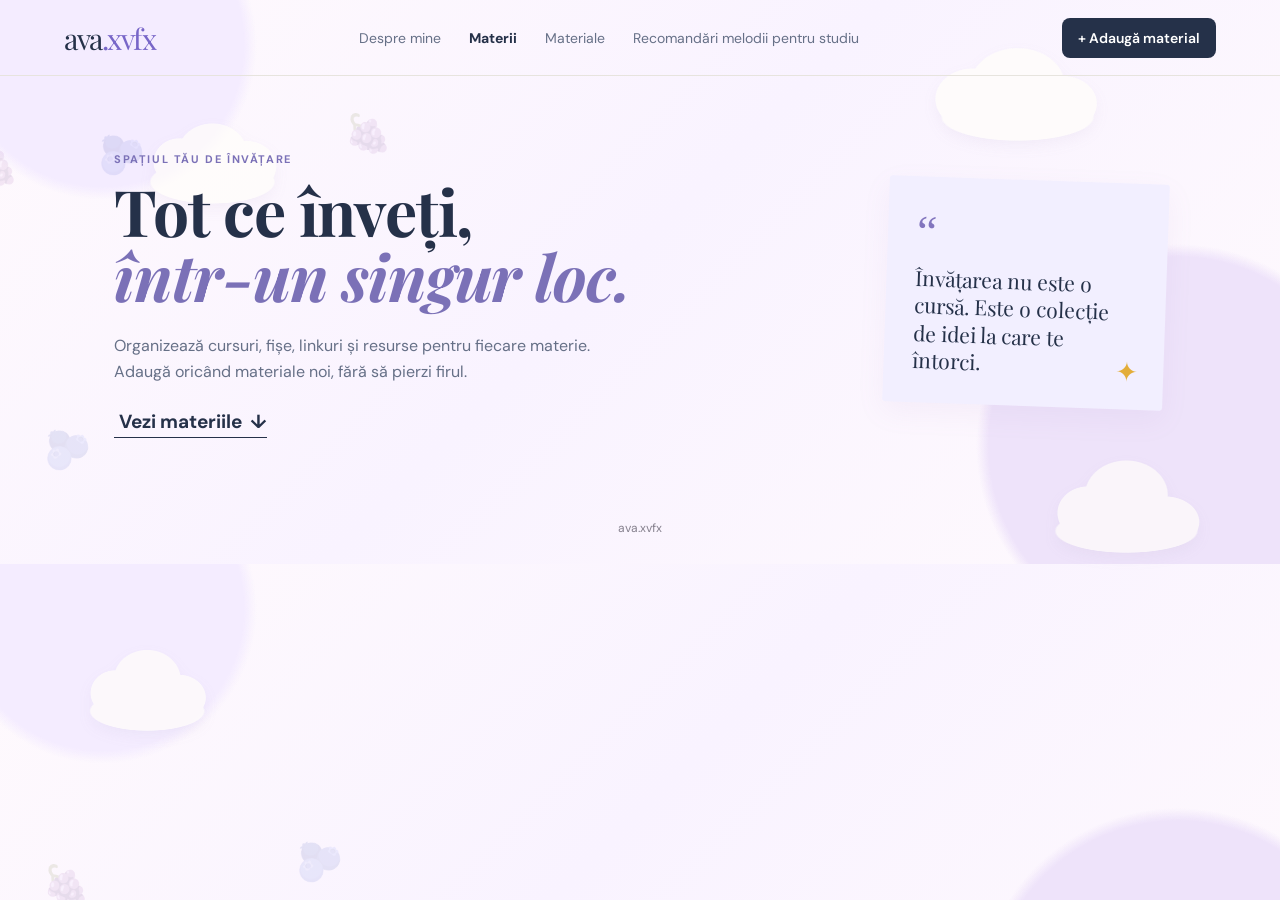
<file: index.html>
<!doctype html>
<html lang="ro">
  <head>
    <meta charset="UTF-8" />
    <meta name="viewport" content="width=device-width, initial-scale=1.0" />
    <title>ava.xvfx — materialele mele</title>
    <link rel="preconnect" href="https://fonts.googleapis.com" />
    <link rel="preconnect" href="https://fonts.gstatic.com" crossorigin />
    <link href="https://fonts.googleapis.com/css2?family=DM+Sans:wght@400;500;600;700&family=Playfair+Display:wght@600;700&display=swap" rel="stylesheet" />
    <link rel="stylesheet" href="style.css" />
    <link rel="stylesheet" href="fruit-background.css" />
  </head>
  <body>
    <header class="topbar">
      <a class="brand" href="#">ava<em>.xvfx</em></a>
      <nav>
        <a href="despre-mine.html">Despre mine</a>
        <a class="active" href="#materii">Materii</a>
        <a href="materiale.html">Materiale</a>
        <a href="recomandari.html">Recomandări melodii pentru studiu</a>
      </nav>
      <button class="add-button" id="open-modal">+ Adaugă material</button>
    </header>

    <main>
      <section class="hero" id="despre">
        <div>
          <p class="eyebrow">SPAȚIUL TĂU DE ÎNVĂȚARE</p>
          <h1>Tot ce înveți,<br /><i>într-un singur loc.</i></h1>
          <p class="intro">Organizează cursuri, fișe, linkuri și resurse pentru fiecare materie. Adaugă oricând materiale noi, fără să pierzi firul.</p>
          <a class="hero-link" id="show-subjects" href="#materii" aria-expanded="false"><span id="subjects-label">Vezi materiile</span> <span id="subjects-arrow">↓</span></a>
        </div>
        <aside class="quote-card">
          <span class="quote-mark">“</span>
          <p>Învățarea nu este o cursă. Este o colecție de idei la care te întorci.</p>
          <span class="sun">✦</span>
        </aside>
      </section>

      <section class="subjects" id="materii" hidden>
        <div class="section-heading">
          <div>
            <p class="eyebrow">ORGANIZARE SIMPLĂ</p>
            <h2>Materiile mele</h2>
          </div>
          <button class="text-button" id="add-subject">+ Materie nouă</button>
        </div>
        <div class="subject-grid" id="subject-grid">
          <button class="subject-card violet" data-subject="Matematică"><span class="subject-icon">∑</span><strong>Matematică</strong><small>0 materiale</small><b>→</b></button>
          <button class="subject-card lavender" data-subject="Limba română"><span class="subject-icon">Aa</span><strong>Limba română</strong><small>0 materiale</small><b>→</b></button>
          <button class="subject-card lilac" data-subject="Geografie"><span class="subject-icon">⌘</span><strong>Geografie</strong><small>0 materiale</small><b>→</b></button>
          <button class="subject-card mauve" data-subject="Fizică"><span class="subject-icon">✿</span><strong>Fizică</strong><small>0 materiale</small><b>→</b></button>
        </div>
      </section>

    </main>

    <footer>ava.xvfx</footer>

    <dialog id="material-modal">
      <form method="dialog" id="material-form">
        <div class="modal-heading"><div><p class="eyebrow">MATERIAL NOU</p><h2>Adaugă în bibliotecă</h2></div><button class="close" value="cancel" aria-label="Închide">×</button></div>
        <label>Numele materialului<input required name="title" placeholder="ex. Formule de bază" /></label>
        <label>Materia<select required name="subject" id="subject-select"></select></label>
        <label>Tipul materialului<select name="type"><option>Curs / notițe</option><option>Link util</option><option>Document</option><option>Exerciții</option></select></label>
        <label>Link sau descriere (opțional)<input name="details" placeholder="https://... sau o notiță scurtă" /></label>
        <div class="form-actions"><button value="cancel" class="secondary-button">Renunță</button><button class="primary-button" value="default">Salvează materialul</button></div>
      </form>
    </dialog>
    <dialog id="subject-modal">
      <form method="dialog" id="subject-form">
        <div class="modal-heading"><div><p class="eyebrow">MATERIE NOUĂ</p><h2>Creează o categorie</h2></div><button class="close" value="cancel" aria-label="Închide">×</button></div>
        <label>Numele materiei<input required name="name" placeholder="ex. Geografie" /></label>
        <div class="form-actions"><button value="cancel" class="secondary-button">Renunță</button><button class="primary-button" value="default">Adaugă materia</button></div>
      </form>
    </dialog>
    <script src="app.js"></script>
  </body>
</html>
</file>
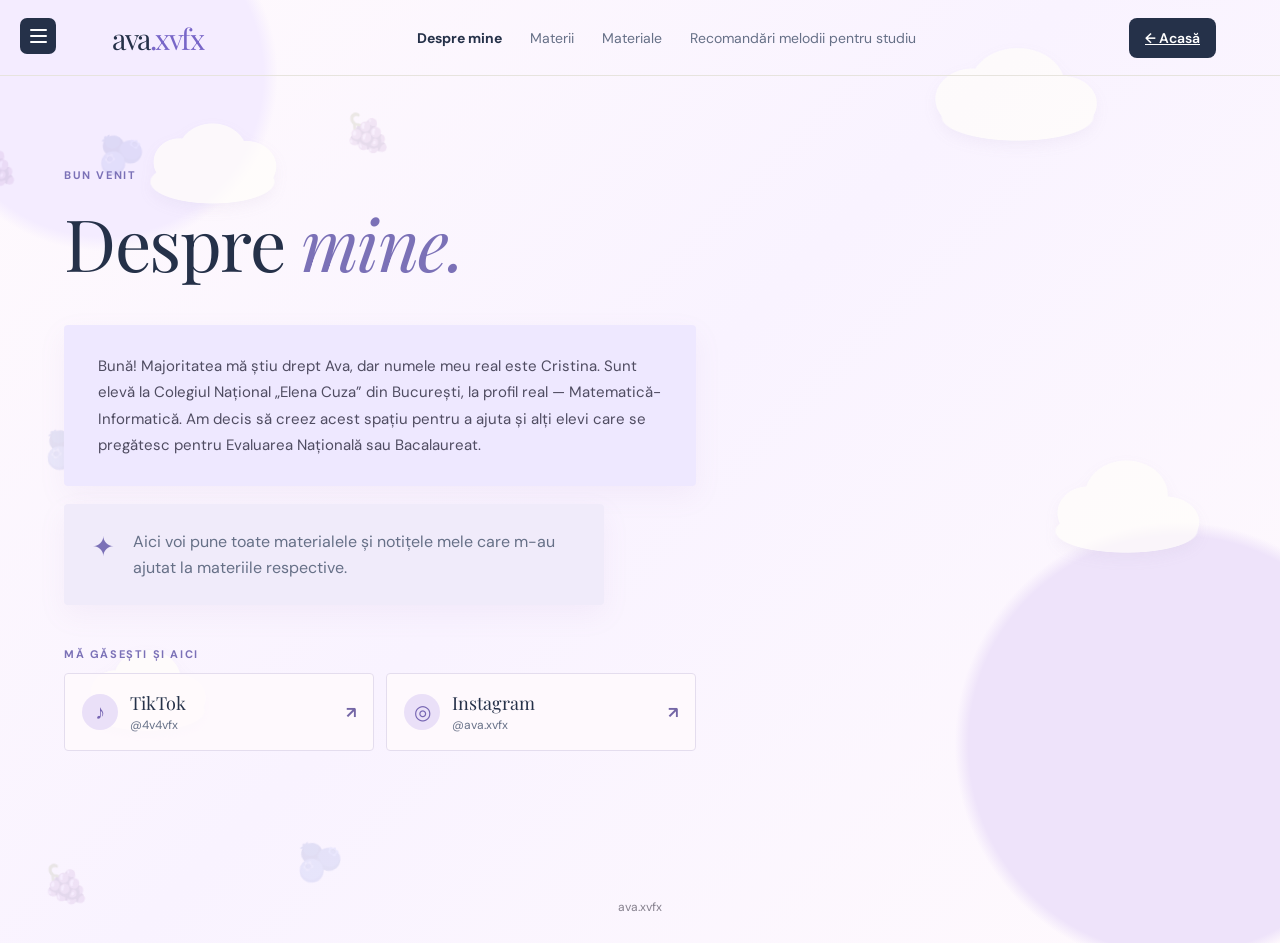
<file: despre-mine.html>
<!doctype html>
<html lang="ro">
<head>
  <meta charset="UTF-8" /><meta name="viewport" content="width=device-width, initial-scale=1.0" />
  <title>ava.xvfx — despre mine</title>
  <link rel="preconnect" href="https://fonts.googleapis.com" /><link rel="preconnect" href="https://fonts.gstatic.com" crossorigin />
  <link href="https://fonts.googleapis.com/css2?family=DM+Sans:wght@400;500;600;700&family=Playfair+Display:wght@600;700&display=swap" rel="stylesheet" />
  <link rel="stylesheet" href="style.css" /><link rel="stylesheet" href="fruit-background.css" /><link rel="stylesheet" href="about.css" />
</head>
<body>
  <header class="topbar"><a class="brand" href="index.html">ava<em>.xvfx</em></a><nav><a class="active" href="despre-mine.html">Despre mine</a><a href="index.html#materii">Materii</a><a href="materiale.html">Materiale</a><a href="recomandari.html">Recomandări melodii pentru studiu</a></nav><a class="add-button" href="index.html">← Acasă</a></header>
  <details class="subject-menu"><summary aria-label="Deschide materiile"><span class="menu-lines"><i></i><i></i><i></i></span></summary><div><p>Matematică</p><p>Limba română</p><p>Geografie</p><p>Fizică</p></div></details><main class="about-page"><p class="eyebrow">BUN VENIT</p><h1>Despre <i>mine.</i></h1><div class="about-intro-card"><p>Bună! Majoritatea mă știu drept Ava, dar numele meu real este Cristina. Sunt elevă la Colegiul Național „Elena Cuza” din București, la profil real — Matematică-Informatică. Am decis să creez acest spațiu pentru a ajuta și alți elevi care se pregătesc pentru Evaluarea Națională sau Bacalaureat.</p></div><div class="about-card"><span>✦</span><div><p>Aici voi pune toate materialele și notițele mele care m-au ajutat la materiile respective.</p></div></div><section class="socials"><p class="eyebrow">MĂ GĂSEȘTI ȘI AICI</p><div class="social-list"><a href="https://www.tiktok.com/@4v4vfx" target="_blank"><span class="social-icon">♪</span><span><strong>TikTok</strong><small>@4v4vfx</small></span><b>↗</b></a><a href="https://www.instagram.com/ava.xvfx/" target="_blank"><span class="social-icon">◎</span><span><strong>Instagram</strong><small>@ava.xvfx</small></span><b>↗</b></a></div></section></main>
  <footer>ava.xvfx</footer>
</body></html>
</file>
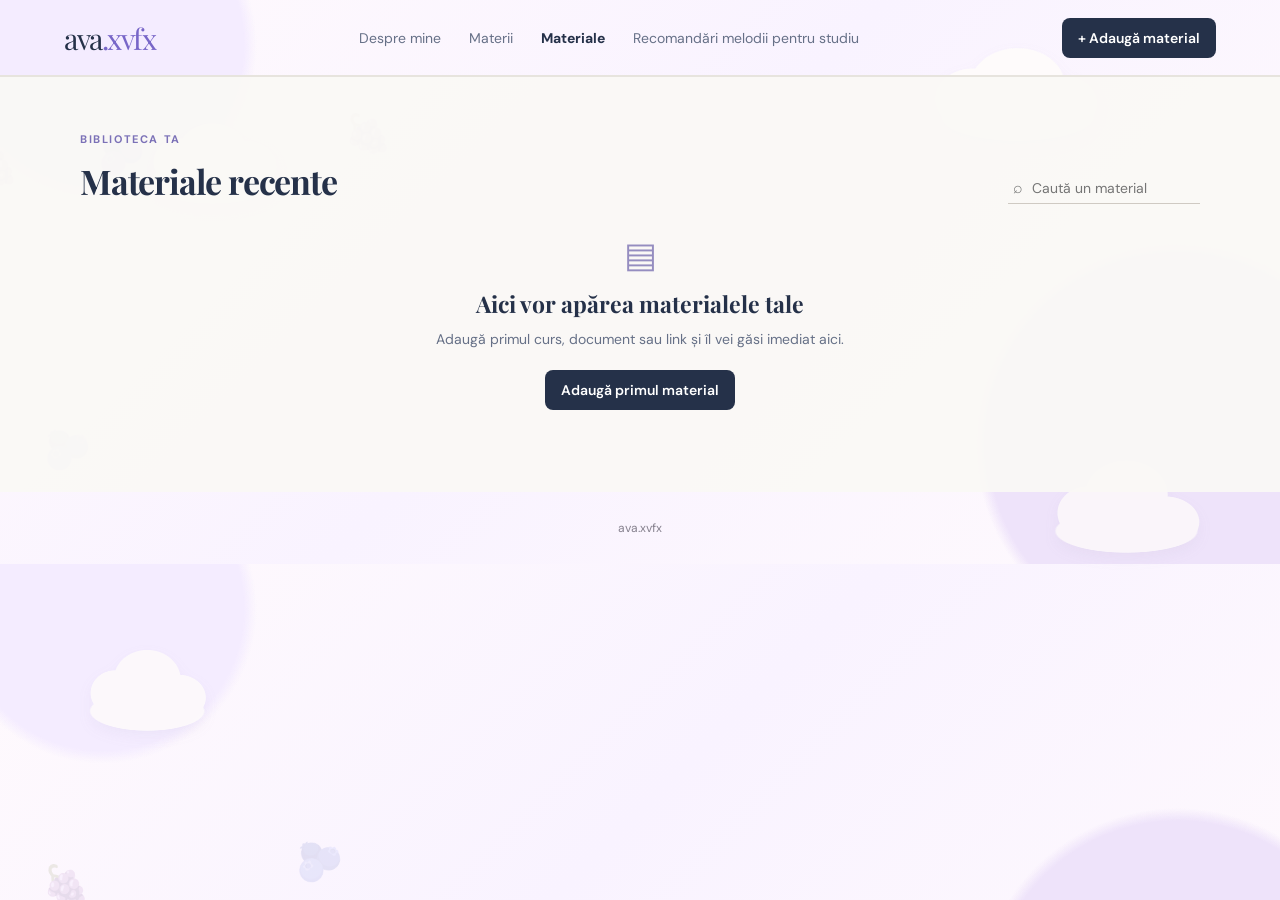
<file: materiale.html>
<!doctype html>
<html lang="ro">
<head>
  <meta charset="UTF-8" /><meta name="viewport" content="width=device-width, initial-scale=1.0" />
  <title>ava.xvfx — materialele mele</title>
  <link rel="preconnect" href="https://fonts.googleapis.com" /><link rel="preconnect" href="https://fonts.gstatic.com" crossorigin />
  <link href="https://fonts.googleapis.com/css2?family=DM+Sans:wght@400;500;600;700&family=Playfair+Display:wght@600;700&display=swap" rel="stylesheet" />
  <link rel="stylesheet" href="style.css" /><link rel="stylesheet" href="fruit-background.css" />
</head>
<body>
  <header class="topbar"><a class="brand" href="index.html">ava<em>.xvfx</em></a><nav><a href="despre-mine.html">Despre mine</a><a href="index.html#materii">Materii</a><a class="active" href="materiale.html">Materiale</a><a href="recomandari.html">Recomandări melodii pentru studiu</a></nav><button class="add-button" id="open-modal">+ Adaugă material</button></header>
  <main><section class="materials separate-materials"><div class="section-heading"><div><p class="eyebrow">BIBLIOTECA TA</p><h2>Materiale recente</h2></div><label class="search"><span>⌕</span><input id="search" type="search" placeholder="Caută un material" /></label></div><div class="empty-state" id="empty-state"><div class="empty-icon">▤</div><h3>Aici vor apărea materialele tale</h3><p>Adaugă primul curs, document sau link și îl vei găsi imediat aici.</p><button class="primary-button" id="empty-add">Adaugă primul material</button></div><div class="material-list" id="material-list" hidden></div></section></main>
  <footer>ava.xvfx</footer>
  <dialog id="material-modal"><form method="dialog" id="material-form"><div class="modal-heading"><div><p class="eyebrow">MATERIAL NOU</p><h2>Adaugă în bibliotecă</h2></div><button class="close" value="cancel" aria-label="Închide">×</button></div><label>Numele materialului<input required name="title" placeholder="ex. Formule de bază" /></label><label>Materia<select required name="subject" id="subject-select"></select></label><label>Tipul materialului<select name="type"><option>Curs / notițe</option><option>Link util</option><option>Document</option><option>Exerciții</option></select></label><label>Link sau descriere (opțional)<input name="details" placeholder="https://... sau o notiță scurtă" /></label><div class="form-actions"><button value="cancel" class="secondary-button">Renunță</button><button class="primary-button" value="default">Salvează materialul</button></div></form></dialog>
  <script src="materials.js"></script>
</body></html>
</file>
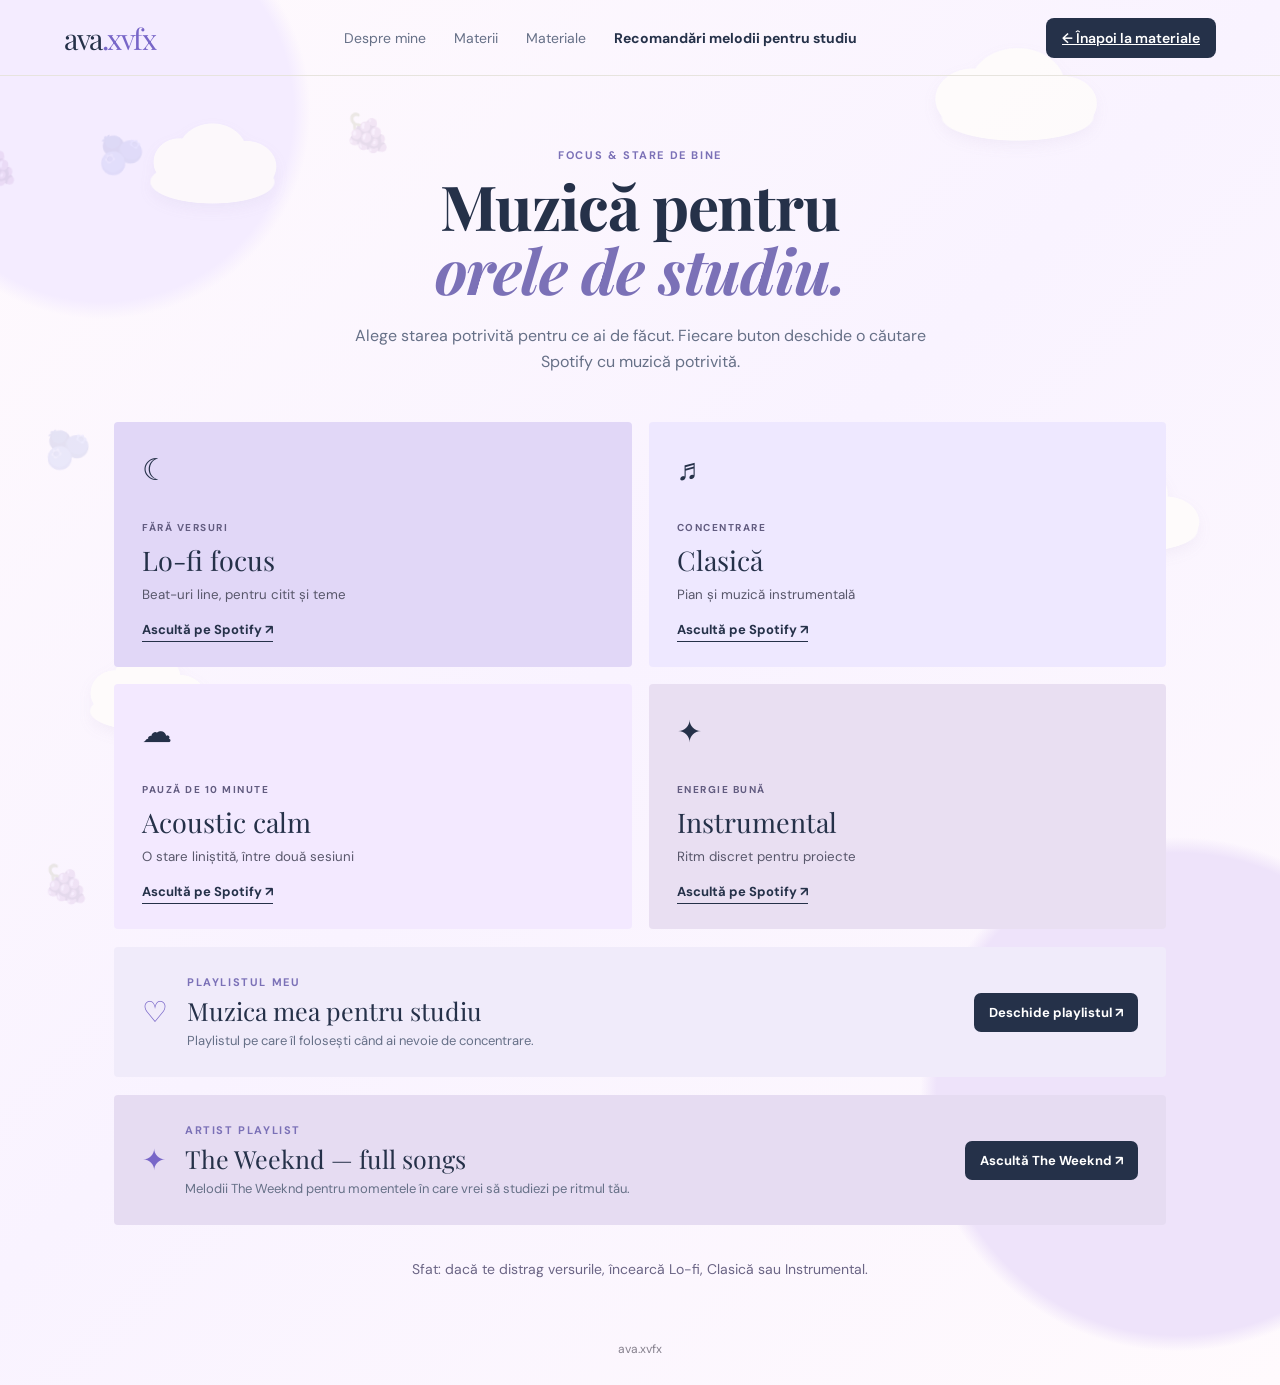
<file: recomandari.html>
<!doctype html>
<html lang="ro">
<head>
  <meta charset="UTF-8" /><meta name="viewport" content="width=device-width, initial-scale=1.0" />
  <title>ava.xvfx — muzică pentru studiu</title>
  <link rel="preconnect" href="https://fonts.googleapis.com" /><link rel="preconnect" href="https://fonts.gstatic.com" crossorigin />
  <link href="https://fonts.googleapis.com/css2?family=DM+Sans:wght@400;500;600;700&family=Playfair+Display:wght@600;700&display=swap" rel="stylesheet" />
  <link rel="stylesheet" href="style.css" /><link rel="stylesheet" href="fruit-background.css" /><link rel="stylesheet" href="music.css" />
</head>
<body>
  <header class="topbar"><a class="brand" href="index.html">ava<em>.xvfx</em></a><nav><a href="despre-mine.html">Despre mine</a><a href="index.html#materii">Materii</a><a href="materiale.html">Materiale</a><a class="active" href="recomandari.html">Recomandări melodii pentru studiu</a></nav><a class="add-button" href="materiale.html">← Înapoi la materiale</a></header>
  <main class="music-page">
    <section class="music-hero"><p class="eyebrow">FOCUS &amp; STARE DE BINE</p><h1>Muzică pentru<br /><i>orele de studiu.</i></h1><p>Alege starea potrivită pentru ce ai de făcut. Fiecare buton deschide o căutare Spotify cu muzică potrivită.</p></section>
    <section class="playlist-grid">
      <article class="playlist-card deep-purple"><span>☾</span><p>Fără versuri</p><h2>Lo-fi focus</h2><small>Beat-uri line, pentru citit și teme</small><a href="https://open.spotify.com/search/lofi%20beats" target="_blank">Ascultă pe Spotify ↗</a></article>
      <article class="playlist-card soft-purple"><span>♬</span><p>Concentrare</p><h2>Clasică</h2><small>Pian și muzică instrumentală</small><a href="https://open.spotify.com/search/classical%20music%20study" target="_blank">Ascultă pe Spotify ↗</a></article>
      <article class="playlist-card lilac-card"><span>☁</span><p>Pauză de 10 minute</p><h2>Acoustic calm</h2><small>O stare liniștită, între două sesiuni</small><a href="https://open.spotify.com/search/acoustic%20calm" target="_blank">Ascultă pe Spotify ↗</a></article>
      <article class="playlist-card mauve-card"><span>✦</span><p>Energie bună</p><h2>Instrumental</h2><small>Ritm discret pentru proiecte</small><a href="https://open.spotify.com/search/instrumental%20study" target="_blank">Ascultă pe Spotify ↗</a></article>
    </section>
    <section class="my-playlist">
      <span>♡</span>
      <div><p class="eyebrow">PLAYLISTUL MEU</p><h2>Muzica mea pentru studiu</h2><p>Playlistul pe care îl folosești când ai nevoie de concentrare.</p></div>
      <a class="playlist-button" href="https://open.spotify.com/playlist/2sZYutAwhMODqCaS0mYj4Z?si=3e44b4385a0d4fe2" target="_blank">Deschide playlistul ↗</a>
    </section>
    <section class="my-playlist weeknd-playlist">
      <span>✦</span>
      <div><p class="eyebrow">ARTIST PLAYLIST</p><h2>The Weeknd — full songs</h2><p>Melodii The Weeknd pentru momentele în care vrei să studiezi pe ritmul tău.</p></div>
      <a class="playlist-button" href="https://open.spotify.com/search/The%20Weeknd" target="_blank">Ascultă The Weeknd ↗</a>
    </section>
    <p class="music-note">Sfat: dacă te distrag versurile, încearcă Lo-fi, Clasică sau Instrumental.</p>
  </main><footer>ava.xvfx</footer>
</body></html>
</file>
<file: style.css>
:root{--ink:#253149;--muted:#667087;--paper:#fffdf9;--line:#e7e4de;--violet:#eeeaff;--lavender:#f3e9ff;--lilac:#e9e2fa;--mauve:#e4d8f1}*{box-sizing:border-box}html{scroll-behavior:smooth}body{margin:0;background:var(--paper);color:var(--ink);font-family:"DM Sans",sans-serif}.topbar{height:76px;border-bottom:1px solid var(--line);display:flex;align-items:center;padding:0 max(5vw,28px);justify-content:space-between}.brand{font-family:"Playfair Display",serif;font-size:29px;text-decoration:none;color:var(--ink);letter-spacing:-1.5px}.brand em{color:#7866c8;font-style:normal}nav{display:flex;gap:28px}nav a{font-size:14px;text-decoration:none;color:var(--muted)}nav .active{color:var(--ink);font-weight:700}.add-button,.primary-button{background:var(--ink);color:#fff;border:0;border-radius:8px;padding:11px 16px;font:600 14px "DM Sans";cursor:pointer}.hero{max-width:1120px;margin:auto;min-height:390px;padding:76px 34px 58px;display:flex;align-items:center;justify-content:space-between;gap:60px}.eyebrow{font-size:11px;font-weight:700;letter-spacing:1.6px;color:#7b71b7;margin:0 0 12px}.hero h1,.section-heading h2,.modal-heading h2{font-family:"Playfair Display",serif;letter-spacing:-1.2px;margin:0}.hero h1{font-size:clamp(42px,5vw,64px);line-height:1.02}.hero h1 i{color:#7b71b7}.intro{line-height:1.65;color:var(--muted);max-width:515px;margin:24px 0}.hero-link{font-size:14px;color:var(--ink);font-weight:700;text-decoration:none;border-bottom:1px solid var(--ink);padding-bottom:5px}.hero-link span{font-size:19px;margin-left:5px}.quote-card{width:280px;background:#f2efff;padding:29px;border-radius:3px;position:relative;transform:rotate(2deg)}.quote-card p{font-family:"Playfair Display";font-size:21px;line-height:1.3;margin:7px 0 0}.quote-mark{font-family:serif;font-size:45px;color:#8275be}.sun{position:absolute;right:25px;bottom:20px;color:#e3ad39;font-size:27px}.subjects,.materials{padding:55px max(5vw,28px);border-top:1px solid var(--line)}.section-heading{max-width:1120px;margin:0 auto 28px;display:flex;justify-content:space-between;align-items:end}.section-heading h2{font-size:34px}.text-button{border:0;background:none;color:#665da2;font:600 14px "DM Sans";cursor:pointer}.subject-grid{max-width:1120px;margin:auto;display:grid;grid-template-columns:repeat(4,1fr);gap:16px}.subject-card{min-height:176px;border:0;border-radius:3px;text-align:left;padding:20px;position:relative;color:var(--ink);cursor:pointer;transition:transform .2s}.subject-card:hover{transform:translateY(-4px)}.violet{background:var(--violet)}.lavender{background:var(--lavender)}.lilac{background:var(--lilac)}.mauve{background:var(--mauve)}.subject-icon{display:block;font-family:"Playfair Display";font-size:28px;margin-bottom:30px}.subject-card strong,.subject-card small{display:block}.subject-card strong{font-family:"Playfair Display";font-size:20px}.subject-card small{color:#667087;margin-top:5px}.subject-card b{position:absolute;right:20px;bottom:18px;font-size:22px}.materials{background:#faf9f6;min-height:350px}.search{display:flex;gap:7px;align-items:center;border-bottom:1px solid #cfcac3;padding:5px;color:#777}.search input{border:0;background:none;outline:0;font:14px "DM Sans";width:165px}.empty-state{text-align:center;max-width:410px;margin:27px auto}.empty-icon{font-size:35px;color:#958dc0}.empty-state h3{font-family:"Playfair Display";font-size:23px;margin:10px 0}.empty-state p{color:var(--muted);line-height:1.5;font-size:14px;margin:0 0 20px}.material-list{max-width:760px;margin:auto}.material-item{display:flex;align-items:center;gap:15px;padding:15px;background:white;border:1px solid var(--line);margin-bottom:9px;border-radius:5px}.file-icon{background:#eeeaff;padding:10px;border-radius:5px;color:#6d61ae}.material-item strong{display:block}.material-item small{color:var(--muted)}.material-item a{margin-left:auto;color:#645a9e;font-weight:700;font-size:13px;text-decoration:none}footer{text-align:center;font-size:12px;color:#85808d;padding:28px}dialog{border:0;border-radius:8px;padding:0;max-width:480px;width:calc(100% - 36px);box-shadow:0 20px 70px #1f203250}dialog::backdrop{background:#24203855}dialog form{padding:28px}.modal-heading{display:flex;justify-content:space-between;margin-bottom:20px}.modal-heading h2{font-size:29px}.close{border:0;background:none;font-size:28px;line-height:1;color:#777;cursor:pointer}form label{display:block;font-weight:600;font-size:13px;margin-top:14px}form input,form select{display:block;width:100%;margin-top:6px;padding:11px;border:1px solid #d8d4ce;border-radius:5px;background:#fff;font:14px "DM Sans"}.form-actions{display:flex;justify-content:flex-end;gap:9px;margin-top:26px}.secondary-button{border:1px solid #d8d4ce;background:white;color:var(--ink);border-radius:8px;padding:10px 15px;font:600 14px "DM Sans";cursor:pointer}@media(max-width:720px){nav{display:none}.topbar{height:68px}.add-button{font-size:12px;padding:9px 11px}.hero{padding-top:56px;display:block;min-height:0}.quote-card{margin:50px 0 0;width:min(280px,100%)}.subject-grid{grid-template-columns:repeat(2,1fr)}.subject-card{min-height:150px}.section-heading h2{font-size:28px}.search{display:none}}@media(max-width:380px){.subject-grid{grid-template-columns:1fr}.hero{padding-left:22px;padding-right:22px}}
</file>
<file: fruit-background.css>
body{background:radial-gradient(circle at 8% 8%,#f4ecff 0 11%,transparent 12%),radial-gradient(circle at 92% 79%,#eee3fa 0 15%,transparent 16%),linear-gradient(135deg,#fffafd,#f9f3ff 48%,#fffafd)}body::before{content:"🍇          🫐                         🍇\A\A       🫐                       \A\A\A  🍇                          🫐\A\A                 🍇                    🫐";white-space:pre;position:fixed;inset:38px 0 0;font-size:38px;line-height:3.8;opacity:.12;pointer-events:none;z-index:0;transform:rotate(-5deg)}body::after{content:"";position:fixed;inset:0;pointer-events:none;z-index:0;opacity:.68;filter:drop-shadow(0 6px 7px #b9a9cf28);background:radial-gradient(ellipse 26px 24px at 14% 18%,#fffefa 97%,transparent 100%),radial-gradient(ellipse 35px 30px at 16.6% 17%,#fffefa 97%,transparent 100%),radial-gradient(ellipse 31px 26px at 19.2% 18.5%,#fffefa 97%,transparent 100%),radial-gradient(ellipse 63px 22px at 16.6% 20.2%,#fffefa 97%,transparent 100%),radial-gradient(ellipse 38px 31px at 76% 11%,#fffefa 97%,transparent 100%),radial-gradient(ellipse 48px 38px at 79.5% 9.5%,#fffefa 97%,transparent 100%),radial-gradient(ellipse 35px 28px at 83% 11.5%,#fffefa 97%,transparent 100%),radial-gradient(ellipse 77px 24px at 79.5% 13%,#fffefa 97%,transparent 100%),radial-gradient(ellipse 31px 27px at 85% 57%,#fffefa 97%,transparent 100%),radial-gradient(ellipse 42px 35px at 88% 55%,#fffefa 97%,transparent 100%),radial-gradient(ellipse 35px 26px at 91% 58%,#fffefa 97%,transparent 100%),radial-gradient(ellipse 72px 22px at 88% 59%,#fffefa 97%,transparent 100%),radial-gradient(ellipse 25px 23px at 9% 77%,#fffefa 97%,transparent 100%),radial-gradient(ellipse 34px 30px at 11.5% 75.5%,#fffefa 97%,transparent 100%),radial-gradient(ellipse 27px 23px at 14% 77.5%,#fffefa 97%,transparent 100%),radial-gradient(ellipse 58px 20px at 11.5% 79%,#fffefa 97%,transparent 100%)}body>*{position:relative;z-index:1}.materials{background:#faf9f6e8}.quote-card,.about-intro-card,.about-card{box-shadow:0 10px 28px #a585bd14}
</file>
<file: about.css>
.topbar .brand{margin-left:48px}.about-page{max-width:760px;margin:0;padding:92px max(5vw,34px) 120px;text-align:left}.about-page h1{font:clamp(48px,6vw,72px) "Playfair Display",serif;letter-spacing:-1.5px;margin:0}.about-page h1 i{color:#7b71b7}.about-intro-card{max-width:670px;margin:35px 0 18px;padding:28px 34px;background:#eee8ff;border-radius:4px;text-align:left}.about-intro-card p{margin:0;color:#4f4c61;line-height:1.75;font-size:15px}.about-card{margin:0;padding:25px 28px;display:flex;text-align:left;gap:18px;align-items:flex-start;background:#f0ebfa;max-width:540px;border-radius:4px}.about-card>span{font-size:27px;color:#7b71b7}.about-card h2{font:29px "Playfair Display",serif;margin:0}.about-card p{line-height:1.6;color:var(--muted);margin:0}.socials{max-width:670px;margin:42px 0 0;text-align:left}.socials .eyebrow{text-align:left}.social-list{display:grid;grid-template-columns:1fr 1fr;gap:12px}.social-list a{display:flex;align-items:center;gap:12px;padding:17px;background:#fffafdcc;border:1px solid #e4ddee;border-radius:4px;color:var(--ink);text-decoration:none;transition:transform .2s}.social-list a:hover{transform:translateY(-3px)}.social-icon{display:grid;place-items:center;width:36px;height:36px;border-radius:50%;background:#eae0f8;color:#7665b2;font-size:20px}.social-list strong,.social-list small{display:block}.social-list strong{font:18px "Playfair Display",serif}.social-list small{font-size:12px;color:var(--muted);margin-top:2px}.social-list b{margin-left:auto;color:#7466a6}.subject-menu{position:fixed;top:18px;left:20px;width:228px;z-index:10}.subject-menu summary{list-style:none;cursor:pointer;background:var(--ink);width:36px;height:36px;border-radius:7px;display:grid;place-items:center}.subject-menu summary::-webkit-details-marker{display:none}.menu-lines{display:grid;gap:4px}.menu-lines i{display:block;width:17px;height:2px;background:white;border-radius:4px}.subject-menu>div{margin-top:7px;background:#fffafd;border:1px solid #e7dff0;padding:5px 15px;border-radius:7px;box-shadow:0 10px 25px #4839661a}.subject-menu p{margin:0;padding:11px 0;border-bottom:1px solid #eee8f5;font:17px "Playfair Display",serif}.subject-menu p:last-child{border:0}@media(max-width:720px){.topbar .brand{margin-left:44px}.about-page{padding:65px 24px}.about-intro-card{padding:25px}.about-card{padding:22px;display:block}.about-card>span{display:block;margin-bottom:12px}.social-list{grid-template-columns:1fr}}
</file>
<file: music.css>
.music-page{max-width:1120px;margin:auto;padding:72px 34px 30px}.music-hero{text-align:center;max-width:600px;margin:0 auto 48px}.music-hero h1{font-family:"Playfair Display",serif;font-size:clamp(42px,5vw,62px);line-height:1.04;letter-spacing:-1.2px;margin:0}.music-hero h1 i{color:#7b71b7}.music-hero>p:last-child{color:var(--muted);line-height:1.6;margin:20px auto 0}.playlist-grid{display:grid;grid-template-columns:repeat(2,1fr);gap:17px}.playlist-card{padding:28px;min-height:245px;border-radius:4px;position:relative}.playlist-card>span{font-size:30px}.playlist-card p{text-transform:uppercase;font-size:10px;letter-spacing:1.5px;font-weight:700;margin:32px 0 8px;color:#625c80}.playlist-card h2{font:27px "Playfair Display",serif;margin:0}.playlist-card small{display:block;color:#58576b;margin-top:8px}.playlist-card a{position:absolute;bottom:25px;color:var(--ink);font-size:13px;font-weight:700;text-decoration:none;border-bottom:1px solid currentColor;padding-bottom:3px}.deep-purple{background:#e1d7f7}.soft-purple{background:#eee8ff}.lilac-card{background:#f3e9ff}.mauve-card{background:#e9dff2}.my-playlist{margin:18px 0 0;padding:28px;background:#f0ebfa;display:flex;align-items:center;gap:19px;border-radius:4px}.weeknd-playlist{background:#e6dcf2}.my-playlist>span{font-size:29px;color:#7866c8}.my-playlist .eyebrow{margin-bottom:5px}.my-playlist h2{font:25px "Playfair Display",serif;margin:0}.my-playlist div>p:last-child{font-size:13px;color:var(--muted);margin:5px 0 0}.playlist-button{margin-left:auto;background:var(--ink);color:white;text-decoration:none;border-radius:7px;padding:11px 15px;font-size:13px;font-weight:700;white-space:nowrap}.music-note{text-align:center;color:#6b6585;margin:35px 0 5px;font-size:14px}@media(max-width:720px){.music-page{padding:50px 24px}.playlist-grid{grid-template-columns:1fr}.music-hero{text-align:left;margin-bottom:34px}.my-playlist{align-items:flex-start;flex-wrap:wrap}.playlist-button{margin-left:48px}}
</file>
